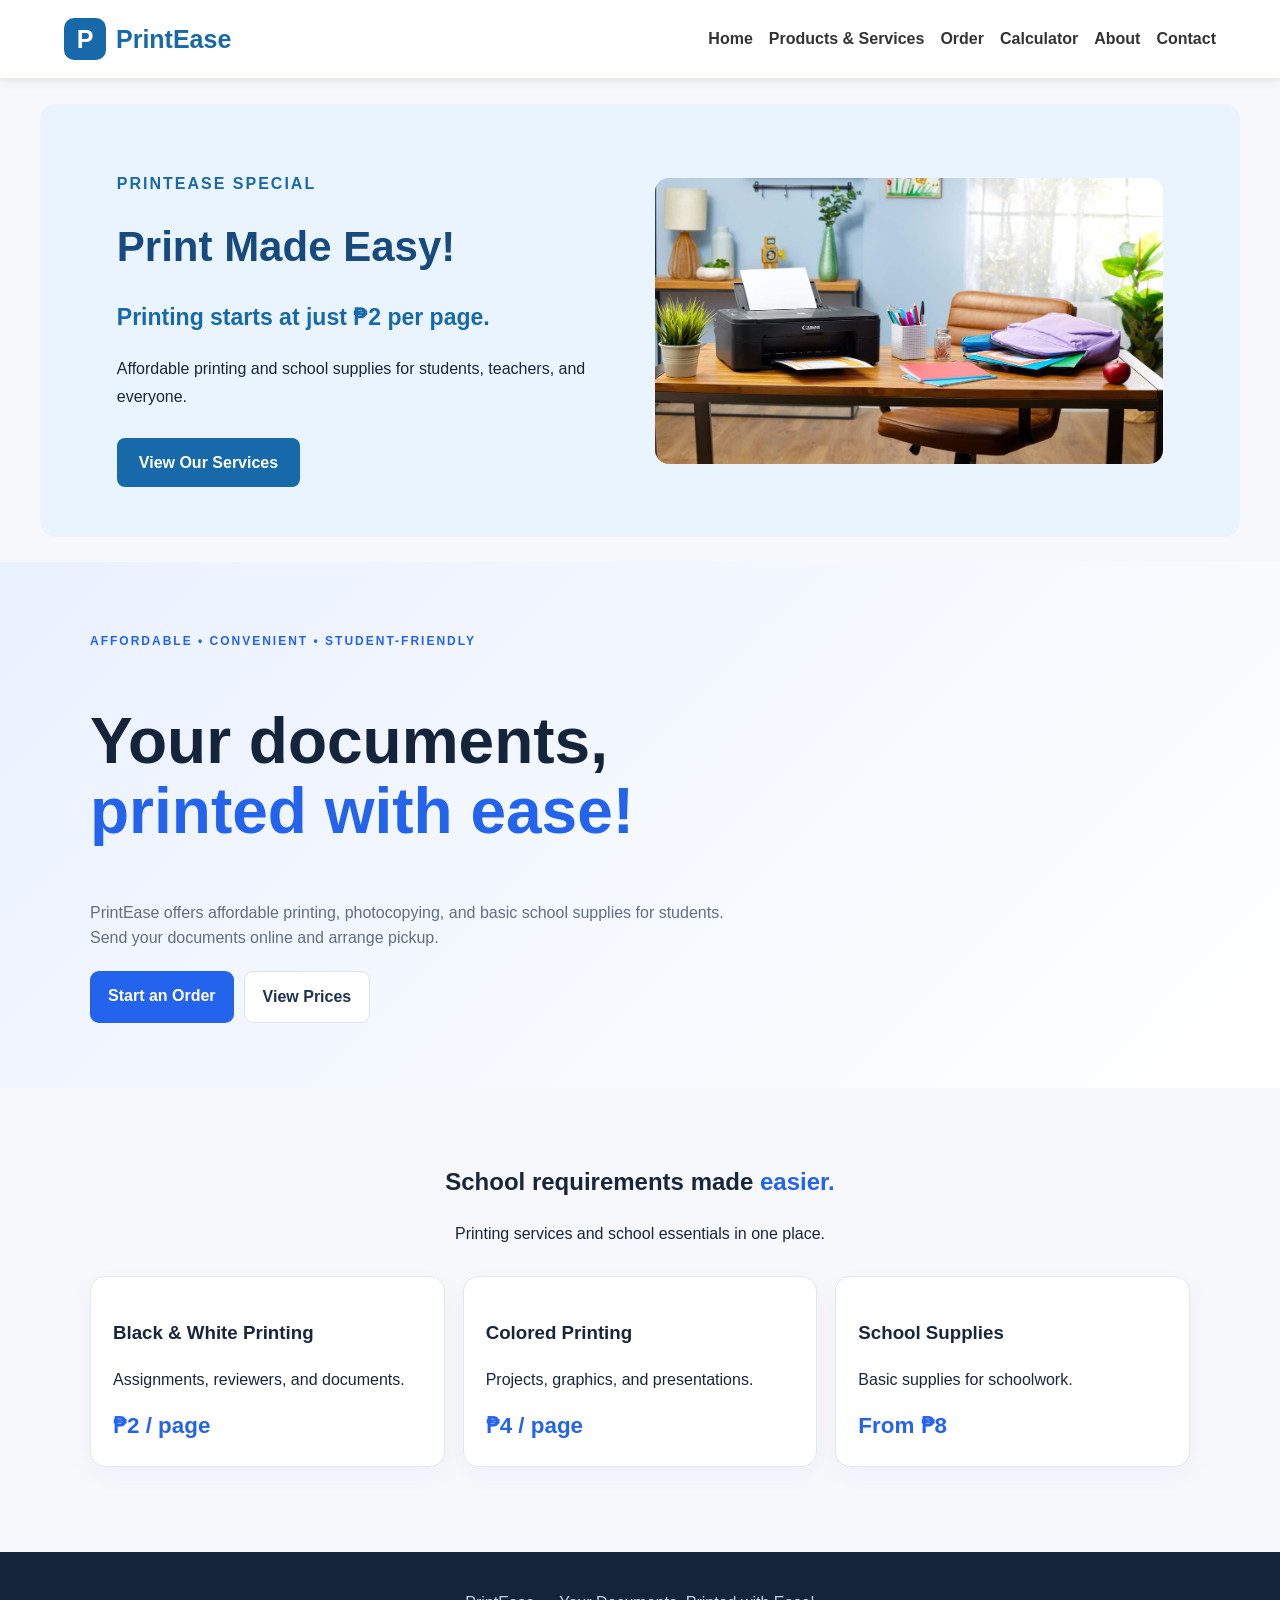
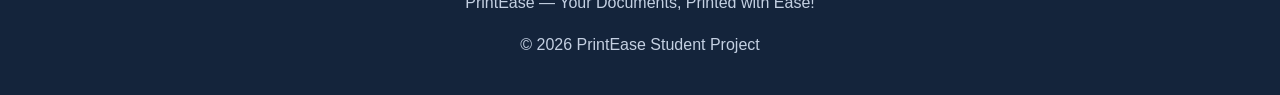
<file: index.html>
<!DOCTYPE html>
<html lang="en">
<head>
    <meta charset="UTF-8">
    <meta name="viewport" content="width=device-width, initial-scale=1.0">
    <title>PrintEase | Home</title>
    <link rel="stylesheet" href="style.css">
</head>
<body>
<header class="site-header">
  <a href="homepage.html" class="brand">
    <span class="brand-icon">P</span>
    <span>PrintEase</span>
  </a>

  <nav>
    <a href="homepage.html">Home</a>
    <a href="products.html">Products & Services</a>
    <a href="order.html">Order</a>
    <a href="calculator.html">Calculator</a>
    <a href="about.html">About</a>
    <a href="contact.html">Contact</a>
  </nav>
</header>
<section class="ad-banner">
  <div class="ad-content">
    <p class="ad-label">PRINTEASE SPECIAL</p>
    <h1>Print Made Easy!</h1>
    <h2>Printing starts at just ₱2 per page.</h2>
    <p>
      Affordable printing and school supplies
      for students, teachers, and everyone.
    </p>
    <a href="products.html" class="ad-button">
      View Our Services
    </a>
  </div>

  <div class="ad-image">
    <img
      src="ads.jpg"
      alt="Workspace with computer for school and printing tasks"
    >
  </div>
</section>

<section class="hero">
    <div class="container">
        <span class="eyebrow"> AFFORDABLE • CONVENIENT • STUDENT-FRIENDLY</span>
        <h1>Your documents,<br>
            <span>printed with ease!</span>
        </h1>
        <p>
            PrintEase offers affordable printing, photocopying,
            and basic school supplies for students.
            Send your documents online and arrange pickup.
        </p>
        <div class="buttons">
            <a class="btn" href="order.html">Start an Order</a>
            <a class="btn secondary" href="products.html">View Prices</a>
        </div>
    </div>
</section>

<section class="section container">
    <div class="section-title">
        <h2>School requirements made <span>easier.</span></h2>
        <p>Printing services and school essentials in one place.</p>
    </div>

    <div class="grid">
        <div class="card">
            <h3>Black & White Printing</h3>
            <p>Assignments, reviewers, and documents.</p>
            <div class="price">₱2 / page</div>
        </div>

        <div class="card">
            <h3>Colored Printing</h3>
            <p>Projects, graphics, and presentations.</p>
            <div class="price">₱4 / page</div>
        </div>

        <div class="card">
            <h3>School Supplies</h3>
            <p>Basic supplies for schoolwork.</p>
            <div class="price">From ₱8</div>
        </div>
    </div>
</section>

<footer class="footer">
    <p>PrintEase — Your Documents, Printed with Ease!</p>
    <p>© 2026 PrintEase Student Project</p>
</footer>
</body>
</html>
</file>
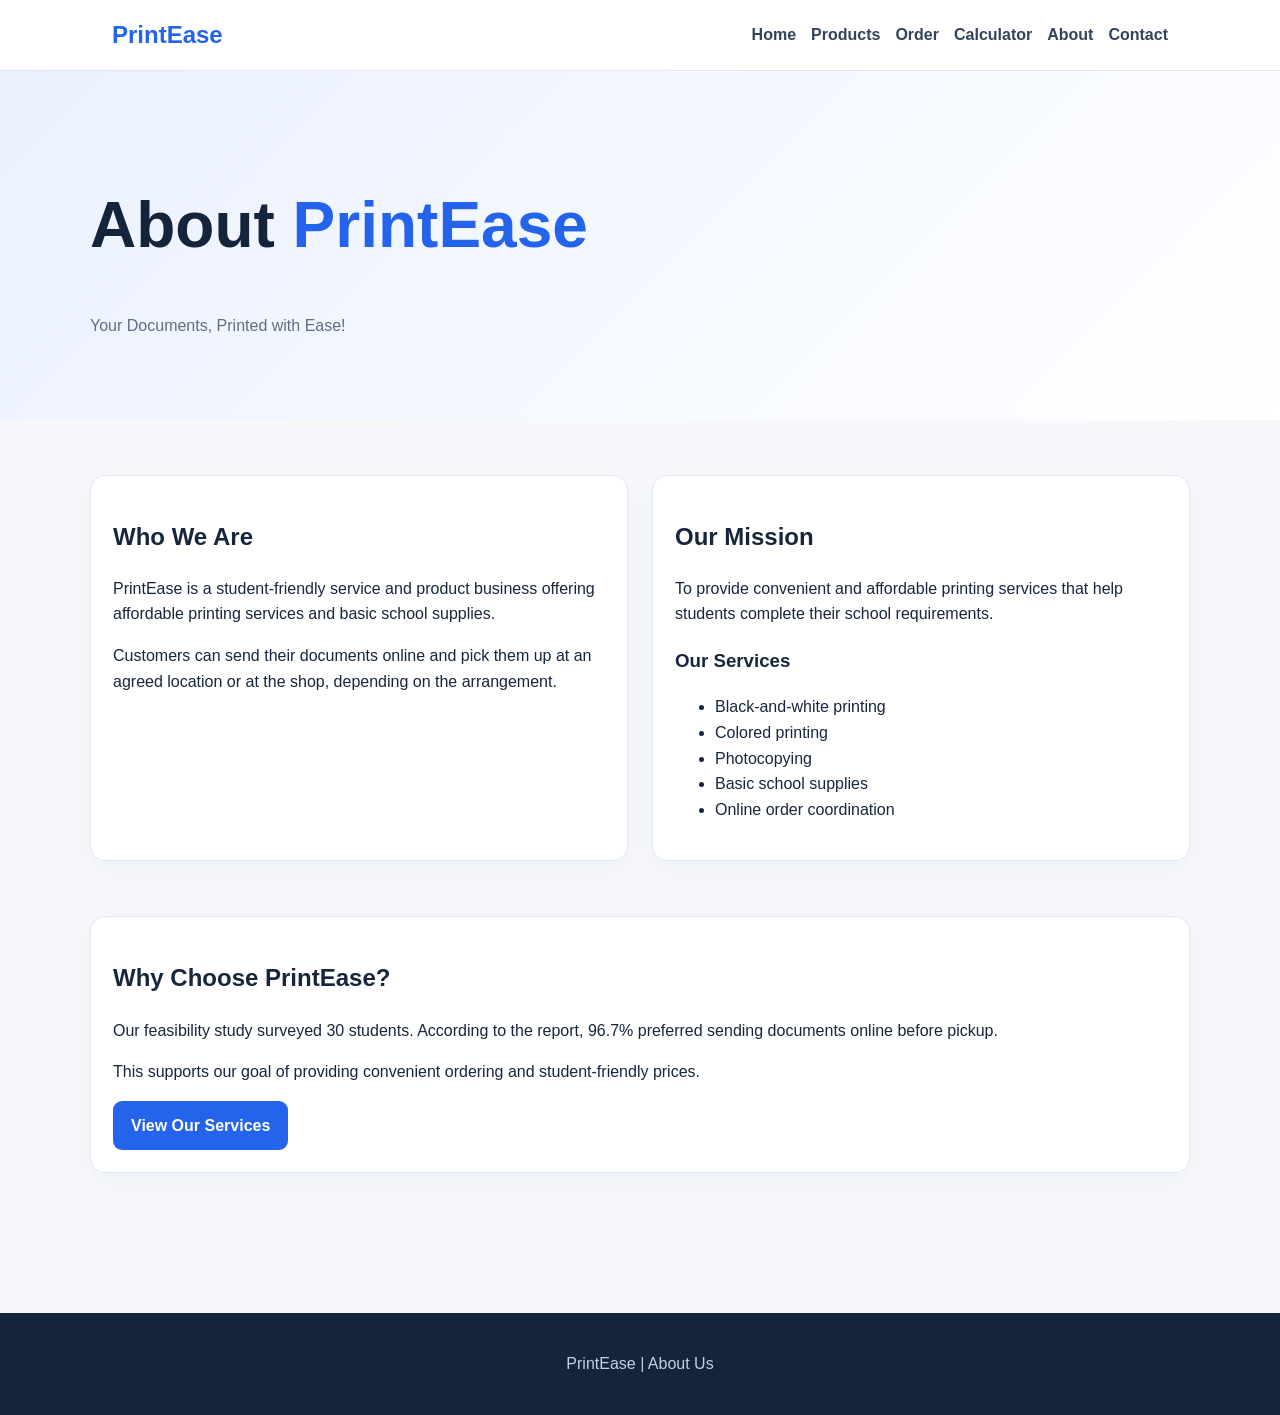
<file: about.html>
<!DOCTYPE html>
<html lang="en">
<head>
    <meta charset="UTF-8">
    <meta name="viewport" content="width=device-width, initial-scale=1.0">
    <title>About Us | PrintEase</title>
    <link rel="stylesheet" href="style.css">
</head>
<body>
<header>
    <nav class="nav">
        <a class="logo" href="index.html">PrintEase</a>
        <div class="nav-links">
            <a href="index.html">Home</a>
            <a href="products.html">Products</a>
            <a href="order.html">Order</a>
            <a href="calculator.html">Calculator</a>
            <a href="about.html">About</a>
            <a href="contact.html">Contact</a>
        </div>
    </nav>
</header>

<section class="hero">
    <div class="container">
        <h1>About <span>PrintEase</span></h1>
        <p>Your Documents, Printed with Ease!</p>
    </div>
</section>

<section class="section container">
    <div class="two-col">
        <div class="card">
            <h2>Who We Are</h2>
            <p>
                PrintEase is a student-friendly service and product
                business offering affordable printing services and
                basic school supplies.
            </p>
            <p>
                Customers can send their documents online and pick
                them up at an agreed location or at the shop,
                depending on the arrangement.
            </p>
        </div>

        <div class="card">
            <h2>Our Mission</h2>
            <p>
                To provide convenient and affordable printing services
                that help students complete their school requirements.
            </p>

            <h3>Our Services</h3>
            <ul>
                <li>Black-and-white printing</li>
                <li>Colored printing</li>
                <li>Photocopying</li>
                <li>Basic school supplies</li>
                <li>Online order coordination</li>
            </ul>
        </div>
    </div>

    <section class="section">
        <div class="panel">
            <h2>Why Choose PrintEase?</h2>
            <p>
                Our feasibility study surveyed 30 students.
                According to the report, 96.7% preferred sending
                documents online before pickup.
            </p>
            <p>
                This supports our goal of providing convenient
                ordering and student-friendly prices.
            </p>
            <a class="btn" href="products.html">View Our Services</a>
        </div>
    </section>
</section>

<footer class="footer">
    <p>PrintEase | About Us</p>
</footer>
</body>
</html>
</file>
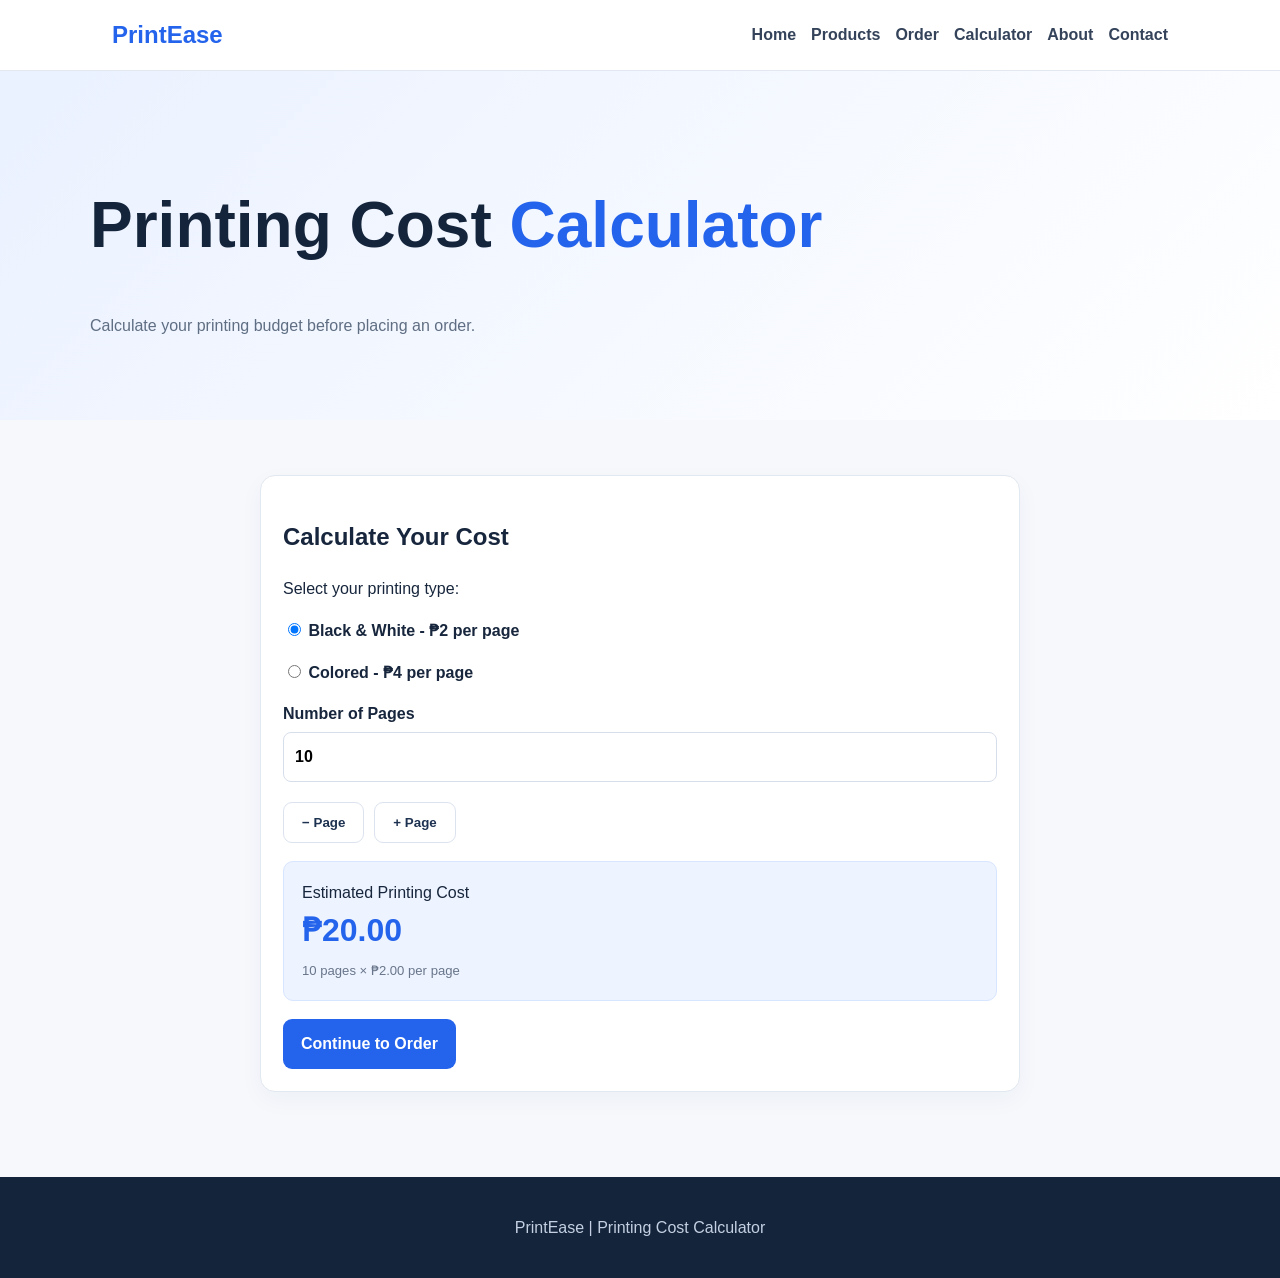
<file: calculator.html>
<!DOCTYPE html>
<html lang="en">
<head>
    <meta charset="UTF-8">
    <meta name="viewport" content="width=device-width, initial-scale=1.0">
    <title>Printing Calculator | PrintEase</title>
    <link rel="stylesheet" href="style.css">
    <script src="script.js" defer></script>
</head>
<body>
<header>
    <nav class="nav">
        <a class="logo" href="index.html">PrintEase</a>
        <div class="nav-links">
            <a href="index.html">Home</a>
            <a href="products.html">Products</a>
            <a href="order.html">Order</a>
            <a href="calculator.html">Calculator</a>
            <a href="about.html">About</a>
            <a href="contact.html">Contact</a>
        </div>
    </nav>
</header>

<section class="hero">
    <div class="container">
        <h1>Printing Cost <span>Calculator</span></h1>
        <p>Calculate your printing budget before placing an order.</p>
    </div>
</section>

<section class="section container">
    <div class="panel form-layout">
        <h2>Calculate Your Cost</h2>

        <p>Select your printing type:</p>

        <label class="field">
            <input type="radio" name="printType" value="bw"
                   checked style="display:inline;width:auto">
            Black & White - ₱2 per page
        </label>

        <label class="field">
            <input type="radio" name="printType" value="color"
                   style="display:inline;width:auto">
            Colored - ₱4 per page
        </label>

        <label class="field">
            Number of Pages
            <input type="number" id="calcPages"
                   min="1" value="10">
        </label>

        <div class="buttons">
            <button class="btn secondary" id="minusPage" type="button">
                − Page
            </button>
            <button class="btn secondary" id="plusPage" type="button">
                + Page
            </button>
        </div>

        <div class="result">
            <span>Estimated Printing Cost</span>
            <strong id="calcTotal">₱20.00</strong>
            <span id="calcBreakdown" class="small">
                10 pages × ₱2.00 per page
            </span>
        </div>

        <a class="btn" href="order.html">Continue to Order</a>
    </div>
</section>

<footer class="footer">
    <p>PrintEase | Printing Cost Calculator</p>
</footer>
</body>
</html>
</file>
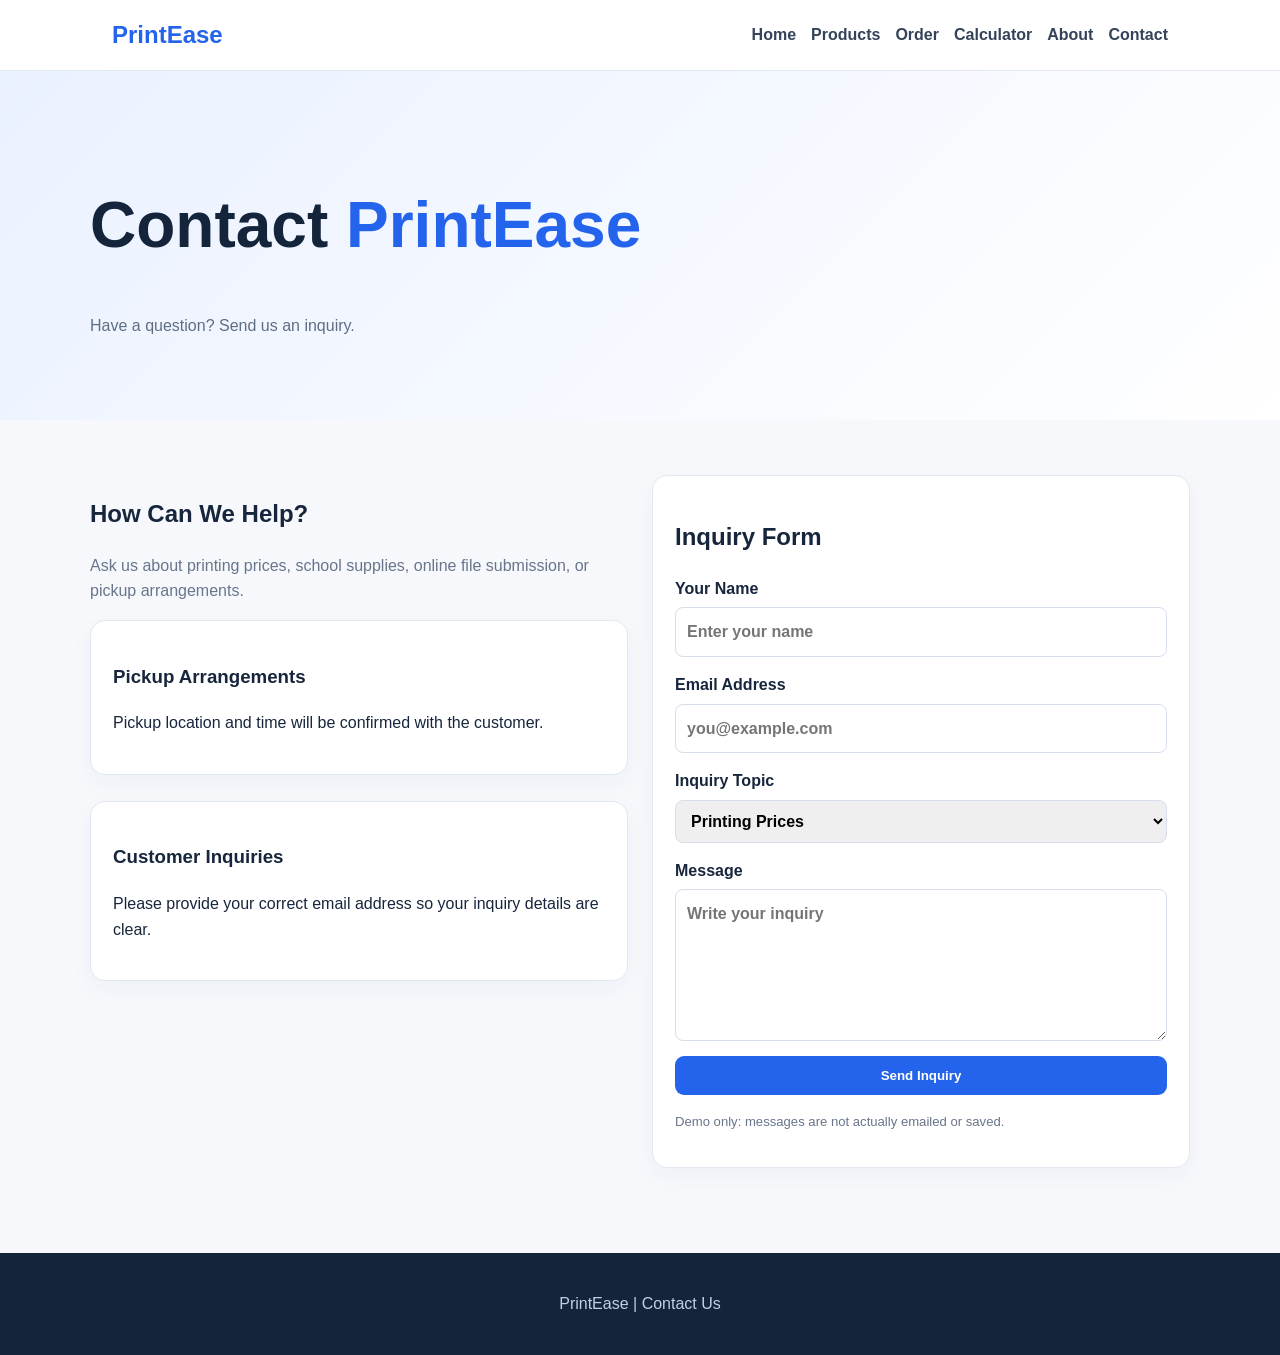
<file: contact.html>
<!DOCTYPE html>
<html lang="en">
<head>
    <meta charset="UTF-8">
    <meta name="viewport" content="width=device-width, initial-scale=1.0">
    <title>Contact Us | PrintEase</title>
    <link rel="stylesheet" href="style.css">
    <script src="script.js" defer></script>
</head>
<body>
<header>
    <nav class="nav">
        <a class="logo" href="index.html">PrintEase</a>
        <div class="nav-links">
            <a href="index.html">Home</a>
            <a href="products.html">Products</a>
            <a href="order.html">Order</a>
            <a href="calculator.html">Calculator</a>
            <a href="about.html">About</a>
            <a href="contact.html">Contact</a>
        </div>
    </nav>
</header>

<section class="hero">
    <div class="container">
        <h1>Contact <span>PrintEase</span></h1>
        <p>Have a question? Send us an inquiry.</p>
    </div>
</section>

<section class="section container">
    <div class="two-col">
        <div>
            <h2>How Can We Help?</h2>
            <p class="muted">
                Ask us about printing prices, school supplies,
                online file submission, or pickup arrangements.
            </p>

            <div class="card">
                <h3>Pickup Arrangements</h3>
                <p>
                    Pickup location and time will be confirmed
                    with the customer.
                </p>
            </div>

            <br>

            <div class="card">
                <h3>Customer Inquiries</h3>
                <p>
                    Please provide your correct email address
                    so your inquiry details are clear.
                </p>
            </div>
        </div>

        <form class="panel" id="contactForm">
            <h2>Inquiry Form</h2>

            <label class="field">
                Your Name
                <input type="text" id="contactName"
                       required placeholder="Enter your name">
            </label>

            <label class="field">
                Email Address
                <input type="email" id="contactEmail"
                       required placeholder="you@example.com">
            </label>

            <label class="field">
                Inquiry Topic
                <select id="contactTopic">
                    <option>Printing Prices</option>
                    <option>School Supplies</option>
                    <option>Online File Submission</option>
                    <option>Pickup Arrangement</option>
                    <option>Other Inquiry</option>
                </select>
            </label>

            <label class="field">
                Message
                <textarea id="contactMessage" rows="5"
                          required placeholder="Write your inquiry"></textarea>
            </label>

            <button class="btn full" type="submit">
                Send Inquiry
            </button>

            <p id="contactFeedback" class="success"></p>

            <p class="small">
                Demo only: messages are not actually emailed or saved.
            </p>
        </form>
    </div>
</section>

<footer class="footer">
    <p>PrintEase | Contact Us</p>
</footer>
</body>
</html>
</file>
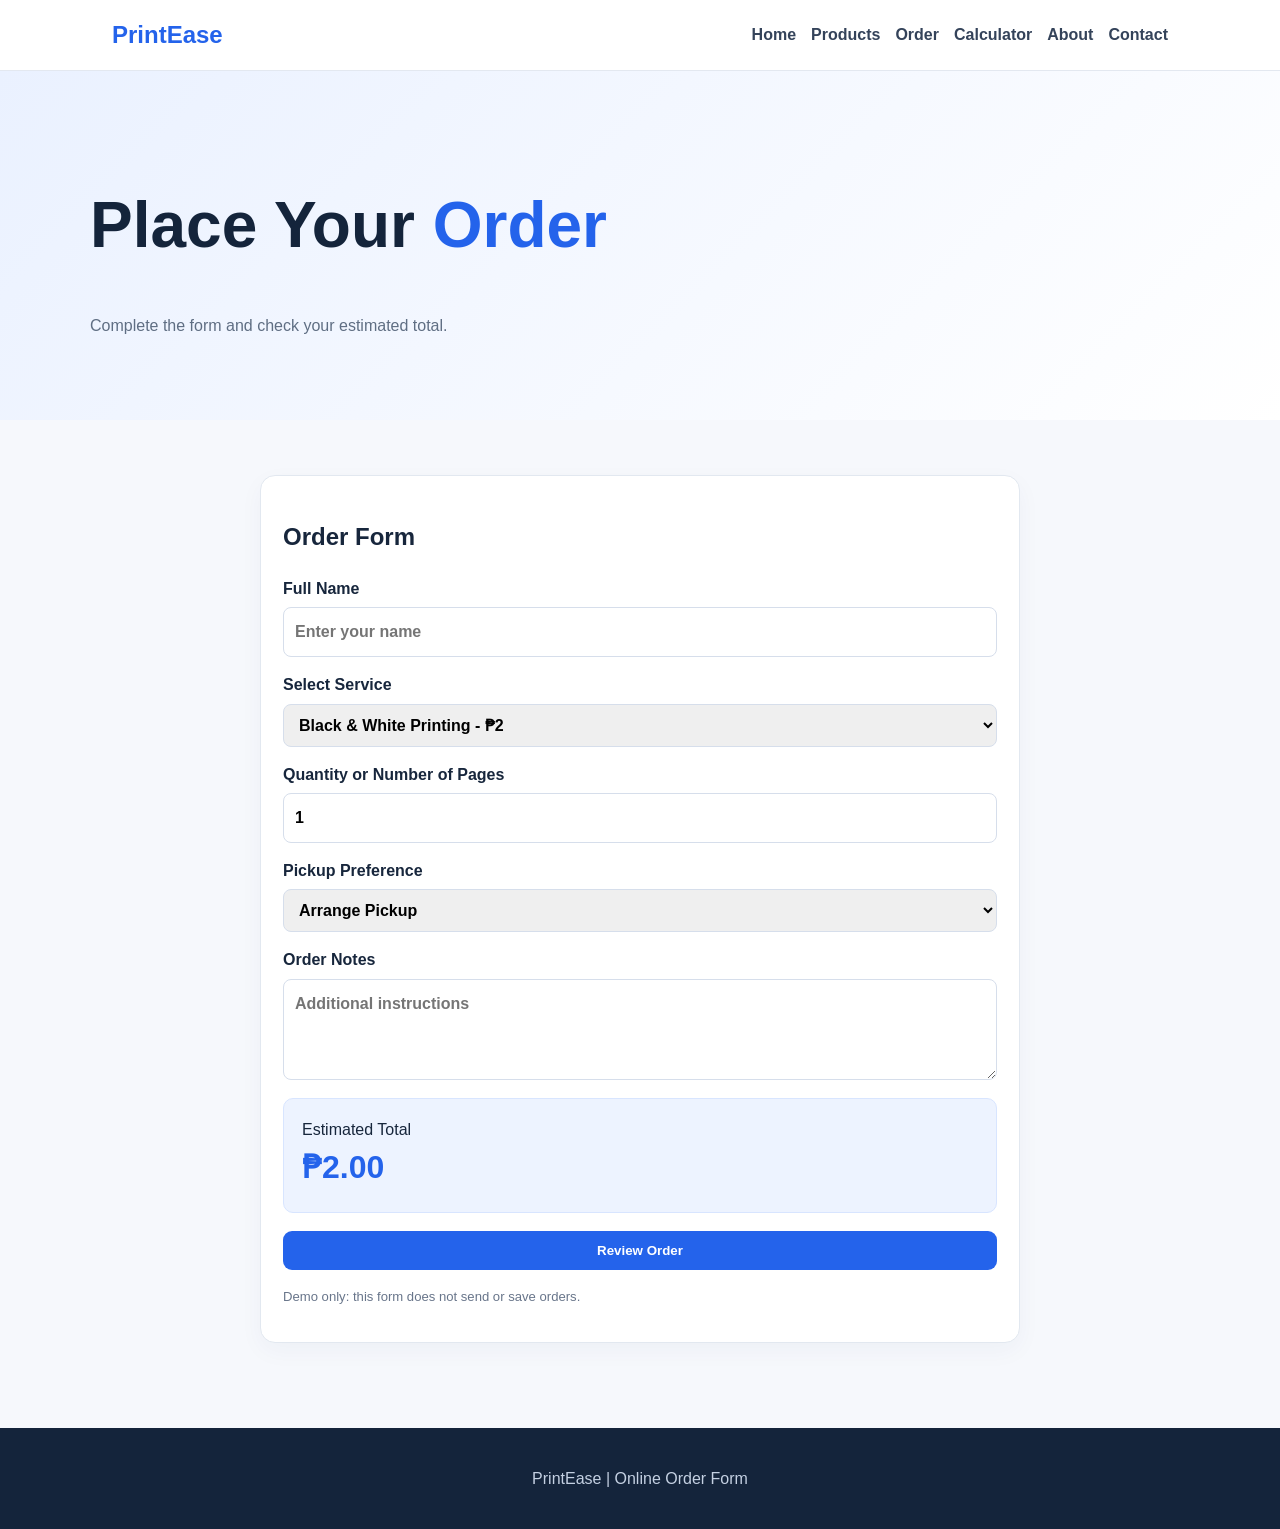
<file: order.html>
<!DOCTYPE html>
<html lang="en">
<head>
    <meta charset="UTF-8">
    <meta name="viewport" content="width=device-width, initial-scale=1.0">
    <title>Order Form | PrintEase</title>
    <link rel="stylesheet" href="style.css">
    <script src="script.js" defer></script>
</head>
<body>
<header>
    <nav class="nav">
        <a class="logo" href="index.html">PrintEase</a>
        <div class="nav-links">
            <a href="index.html">Home</a>
            <a href="products.html">Products</a>
            <a href="order.html">Order</a>
            <a href="calculator.html">Calculator</a>
            <a href="about.html">About</a>
            <a href="contact.html">Contact</a>
        </div>
    </nav>
</header>

<section class="hero">
    <div class="container">
        <h1>Place Your <span>Order</span></h1>
        <p>Complete the form and check your estimated total.</p>
    </div>
</section>

<section class="section container">
    <div class="panel form-layout">
        <h2>Order Form</h2>

        <form id="orderForm">
            <label class="field">
                Full Name
                <input type="text" id="customerName" required
                       placeholder="Enter your name">
            </label>

            <label class="field">
                Select Service
                <select id="orderService">
                    <option value="bw">Black & White Printing - ₱2</option>
                    <option value="color">Colored Printing - ₱4</option>
                    <option value="copybw">B&W Photocopy - ₱1</option>
                    <option value="copycolor">Colored Photocopy - ₱2</option>
                    <option value="pen">Ballpen - ₱10</option>
                    <option value="pencil">Pencil - ₱8</option>
                    <option value="folder">Folder - ₱10</option>
                </select>
            </label>

            <label class="field">
                Quantity or Number of Pages
                <input type="number" id="orderQty"
                       min="1" value="1" required>
            </label>

            <label class="field">
                Pickup Preference
                <select>
                    <option>Arrange Pickup</option>
                    <option>Shop Pickup</option>
                    <option>Confirm with Me</option>
                </select>
            </label>

            <label class="field">
                Order Notes
                <textarea rows="3"
                          placeholder="Additional instructions"></textarea>
            </label>

            <div class="total-box">
                <span>Estimated Total</span>
                <strong id="orderTotal">₱2.00</strong>
            </div>

            <button class="btn full" type="submit">
                Review Order
            </button>

            <p id="orderFeedback" class="success"></p>
        </form>

        <p class="small">
            Demo only: this form does not send or save orders.
        </p>
    </div>
</section>

<footer class="footer">
    <p>PrintEase | Online Order Form</p>
</footer>
</body>
</html>
</file>
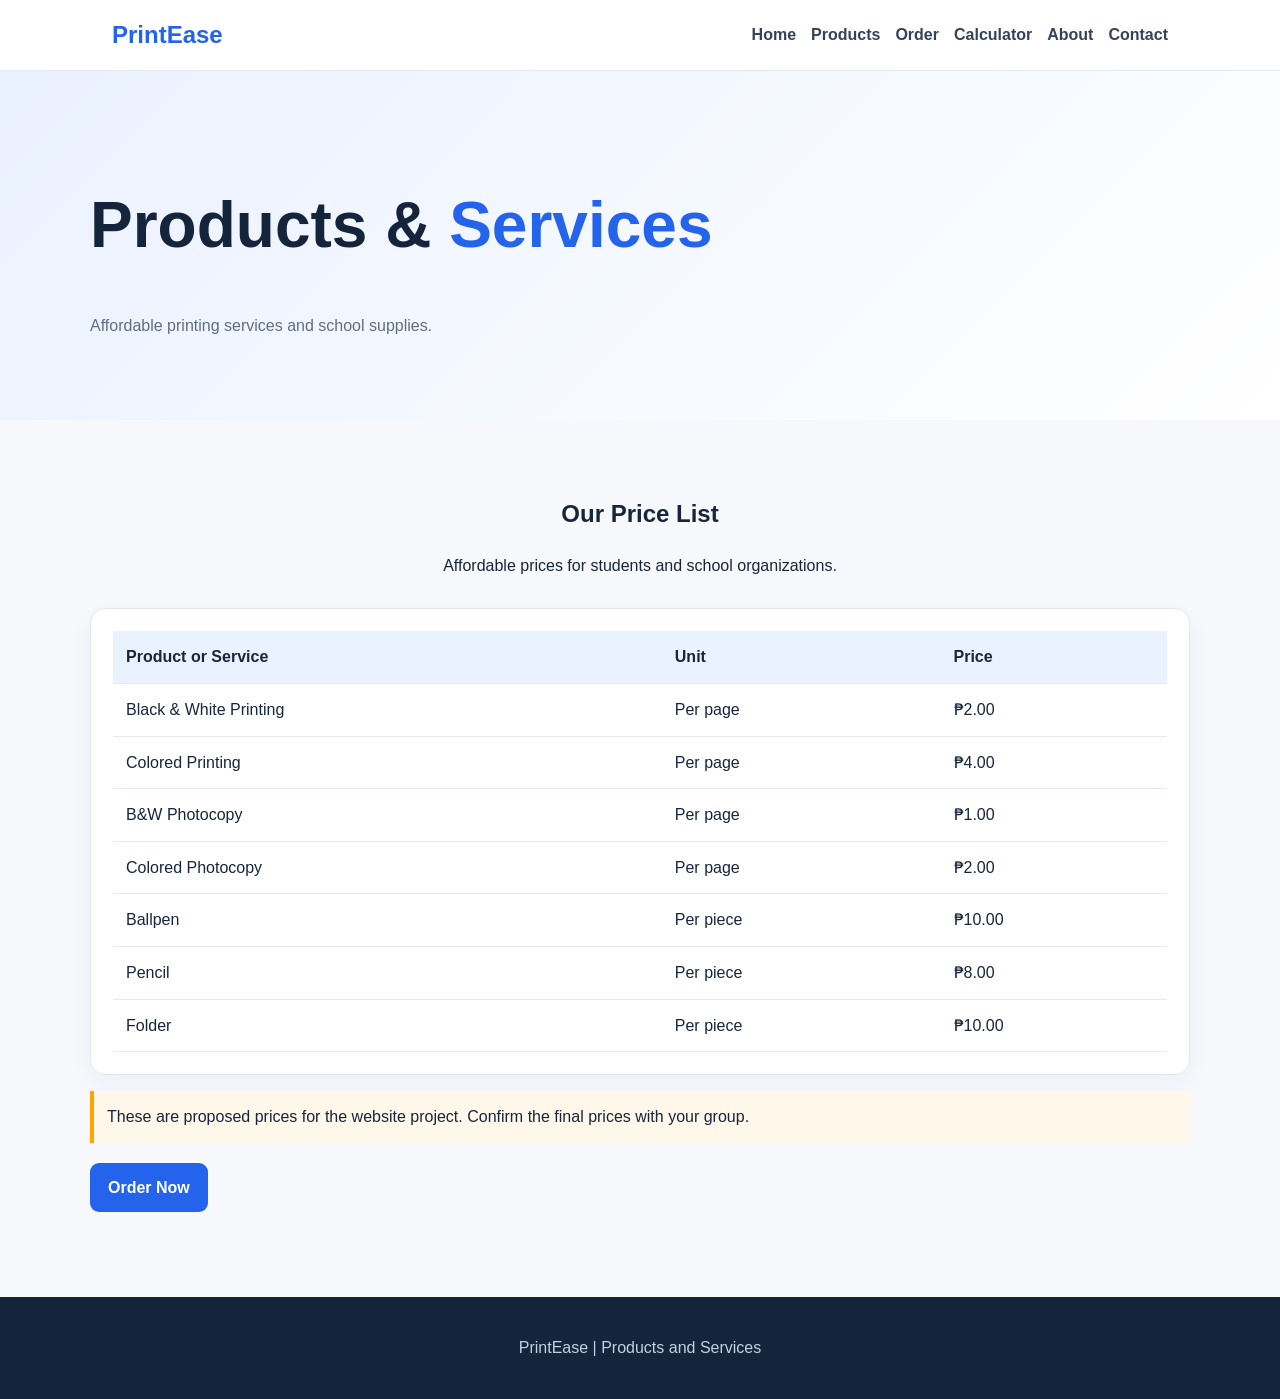
<file: products.html>
<!DOCTYPE html>
<html lang="en">
<head>
    <meta charset="UTF-8">
    <meta name="viewport" content="width=device-width, initial-scale=1.0">
    <title>Products and Services | PrintEase</title>
    <link rel="stylesheet" href="style.css">
</head>
<body>
<header>
    <nav class="nav">
        <a class="logo" href="index.html">PrintEase</a>
        <div class="nav-links">
            <a href="index.html">Home</a>
            <a href="products.html">Products</a>
            <a href="order.html">Order</a>
            <a href="calculator.html">Calculator</a>
            <a href="about.html">About</a>
            <a href="contact.html">Contact</a>
        </div>
    </nav>
</header>

<section class="hero">
    <div class="container">
        
        <h1>Products & <span>Services</span></h1>
        <p>Affordable printing services and school supplies.</p>
    </div>
</section>

<section class="section container">
    <div class="section-title">
        <h2>Our Price List</h2>
        <p>Affordable prices for students and school organizations.</p>
    </div>

    <div class="panel">
        <table class="price-table">
            <thead>
                <tr>
                    <th>Product or Service</th>
                    <th>Unit</th>
                    <th>Price</th>
                </tr>
            </thead>
            <tbody>
                <tr>
                    <td>Black & White Printing</td>
                    <td>Per page</td>
                    <td>₱2.00</td>
                </tr>
                <tr>
                    <td>Colored Printing</td>
                    <td>Per page</td>
                    <td>₱4.00</td>
                </tr>
                <tr>
                    <td>B&W Photocopy</td>
                    <td>Per page</td>
                    <td>₱1.00</td>
                </tr>
                <tr>
                    <td>Colored Photocopy</td>
                    <td>Per page</td>
                    <td>₱2.00</td>
                </tr>
                <tr>
                    <td>Ballpen</td>
                    <td>Per piece</td>
                    <td>₱10.00</td>
                </tr>
                <tr>
                    <td>Pencil</td>
                    <td>Per piece</td>
                    <td>₱8.00</td>
                </tr>
                <tr>
                    <td>Folder</td>
                    <td>Per piece</td>
                    <td>₱10.00</td>
                </tr>
            </tbody>
        </table>
    </div>

    <p class="notice">
        These are proposed prices for the website project.
        Confirm the final prices with your group.
    </p>

    <div class="buttons">
        <a class="btn" href="order.html">Order Now</a>
    </div>
</section>

<footer class="footer">
    <p>PrintEase | Products and Services</p>
</footer>
</body>
</html>
</file>
<file: style.css>
* {
    box-sizing: border-box;
}

body {
    margin: 0;
    font-family: Arial, Helvetica, sans-serif;
    background: #f6f8fc;
    color: #17263c;
    line-height: 1.6;
}

header {
    background: white;
    border-bottom: 1px solid #e3e8f0;
}

.nav {
    max-width: 1100px;
    margin: auto;
    padding: 16px 22px;
    display: flex;
    justify-content: space-between;
    align-items: center;
    gap: 18px;
    flex-wrap: wrap;
}

.logo {
    font-size: 1.5rem;
    font-weight: bold;
    color: #2463eb;
    text-decoration: none;
}

.nav-links {
    display: flex;
    gap: 15px;
    flex-wrap: wrap;
}

.nav-links a {
    text-decoration: none;
    color: #34435a;
    font-weight: bold;
}

.nav-links a:hover {
    color: #2463eb;
}

.container {
    width: min(1100px, 92%);
    margin: auto;
}

.hero {
    background: linear-gradient(135deg, #eaf1ff, white);
    padding: 65px 0;
}

.hero h1 {
    font-size: clamp(2.4rem, 5vw, 4rem);
    line-height: 1.1;
    color: #14243b;
}

.hero h1 span,
h2 span {
    color: #2463eb;
}

.hero p {
    max-width: 650px;
    color: #5f6e83;
}

.eyebrow {
    color: #2463eb;
    font-size: 0.75rem;
    font-weight: bold;
    letter-spacing: 2px;
}

.section {
    padding: 55px 0;
}

.section-title {
    text-align: center;
    margin-bottom: 30px;
}

.grid {
    display: grid;
    grid-template-columns: repeat(3, 1fr);
    gap: 18px;
}

.card,
.panel {
    background: white;
    border: 1px solid #e2e8f0;
    border-radius: 15px;
    padding: 22px;
    box-shadow: 0 8px 24px #20385d0a;
}

.price {
    color: #2463eb;
    font-size: 1.4rem;
    font-weight: bold;
}

.btn {
    display: inline-block;
    padding: 12px 18px;
    background: #2463eb;
    color: white;
    border: none;
    border-radius: 9px;
    text-decoration: none;
    font-weight: bold;
    cursor: pointer;
}

.btn:hover {
    background: #1749bc;
}

.btn.secondary {
    background: white;
    color: #1d3150;
    border: 1px solid #dce3ef;
}

.buttons {
    display: flex;
    gap: 10px;
    flex-wrap: wrap;
    margin-top: 20px;
}

.price-table {
    width: 100%;
    border-collapse: collapse;
    background: white;
}

.price-table th,
.price-table td {
    padding: 13px;
    text-align: left;
    border-bottom: 1px solid #e5eaf2;
}

.price-table th {
    background: #eaf1ff;
}

.form-layout {
    max-width: 760px;
    margin: auto;
}

.field {
    display: block;
    font-weight: bold;
    margin-bottom: 15px;
}

.field input,
.field select,
.field textarea {
    display: block;
    width: 100%;
    margin-top: 6px;
    padding: 11px;
    border: 1px solid #d6deeb;
    border-radius: 8px;
    font: inherit;
}

.field input[type="radio"] {
    display: inline;
    width: auto;
}

.full {
    width: 100%;
}

.total-box,
.result {
    background: #edf3ff;
    border: 1px solid #d8e5ff;
    padding: 18px;
    border-radius: 10px;
    margin: 18px 0;
}

.total-box strong,
.result strong {
    display: block;
    font-size: 2rem;
    color: #2463eb;
}

.two-col {
    display: grid;
    grid-template-columns: 1fr 1fr;
    gap: 24px;
}

.notice {
    padding: 13px;
    background: #fff7e9;
    border-left: 4px solid orange;
}

.success {
    color: #087c50;
    font-weight: bold;
}

.muted,
.small {
    color: #68758a;
}

.small {
    font-size: 0.82rem;
}

.footer {
    background: #14243b;
    color: #c4d0e2;
    padding: 22px;
    text-align: center;
    margin-top: 30px;
}

@media (max-width: 700px) {
    .grid,
    .two-col {
        grid-template-columns: 1fr;
    }

    .nav {
        align-items: flex-start;
    }

    .nav-links {
        gap: 10px;
    }

    .hero {
        padding: 40px 0;
    }
}

/* PrintEase Logo and Header */
.site-header {
  display: flex;
  justify-content: space-between;
  align-items: center;
  flex-wrap: wrap;
  gap: 16px;
  padding: 18px 5%;
  background: #ffffff;
  box-shadow: 0 2px 10px rgba(0, 0, 0, 0.08);
}

.brand {
  display: flex;
  align-items: center;
  gap: 10px;
  color: #1769aa;
  text-decoration: none;
  font-size: 25px;
  font-weight: bold;
}

.brand-icon {
  display: inline-flex;
  justify-content: center;
  align-items: center;
  width: 42px;
  height: 42px;
  background: #1769aa;
  color: white;
  border-radius: 10px;
}

/* Navigation */
.site-header nav {
  display: flex;
  flex-wrap: wrap;
  gap: 16px;
}

.site-header nav a {
  color: #333333;
  text-decoration: none;
  font-weight: 600;
}

.site-header nav a:hover {
  color: #1769aa;
}

/* Advertisement Banner */
.ad-banner {
  display: flex;
  align-items: center;
  justify-content: space-between;
  gap: 30px;
  padding: 50px 6%;
  background: #eaf4ff;
  border-radius: 16px;
  margin: 25px auto;
  max-width: 1200px;
}

.ad-content {
  flex: 1;
}

.ad-label {
  color: #1769aa;
  font-weight: bold;
  letter-spacing: 2px;
}

.ad-content h1 {
  color: #174a7e;
  font-size: 42px;
  margin: 10px 0;
}

.ad-content h2 {
  color: #1769aa;
  font-size: 23px;
}

.ad-content p {
  line-height: 1.7;
}

.ad-image {
  flex: 1;
  min-width: 0;
}

.ad-image img {
  width: 100%;
  max-height: 320px;
  object-fit: cover;
  border-radius: 14px;
  display: block;
}

.ad-button {
  display: inline-block;
  background: #1769aa;
  color: white;
  text-decoration: none;
  padding: 12px 22px;
  border-radius: 8px;
  font-weight: bold;
  margin-top: 12px;
}

.ad-button:hover {
  background: #104d80;
}

/* Mobile Responsive */
@media (max-width: 768px) {
  .site-header {
    flex-direction: column;
    align-items: flex-start;
  }

  .ad-banner {
    flex-direction: column;
    padding: 28px 20px;
  }

  .ad-content h1 {
    font-size: 32px;
  }

  .ad-image {
    width: 100%;
  }
}
</file>
